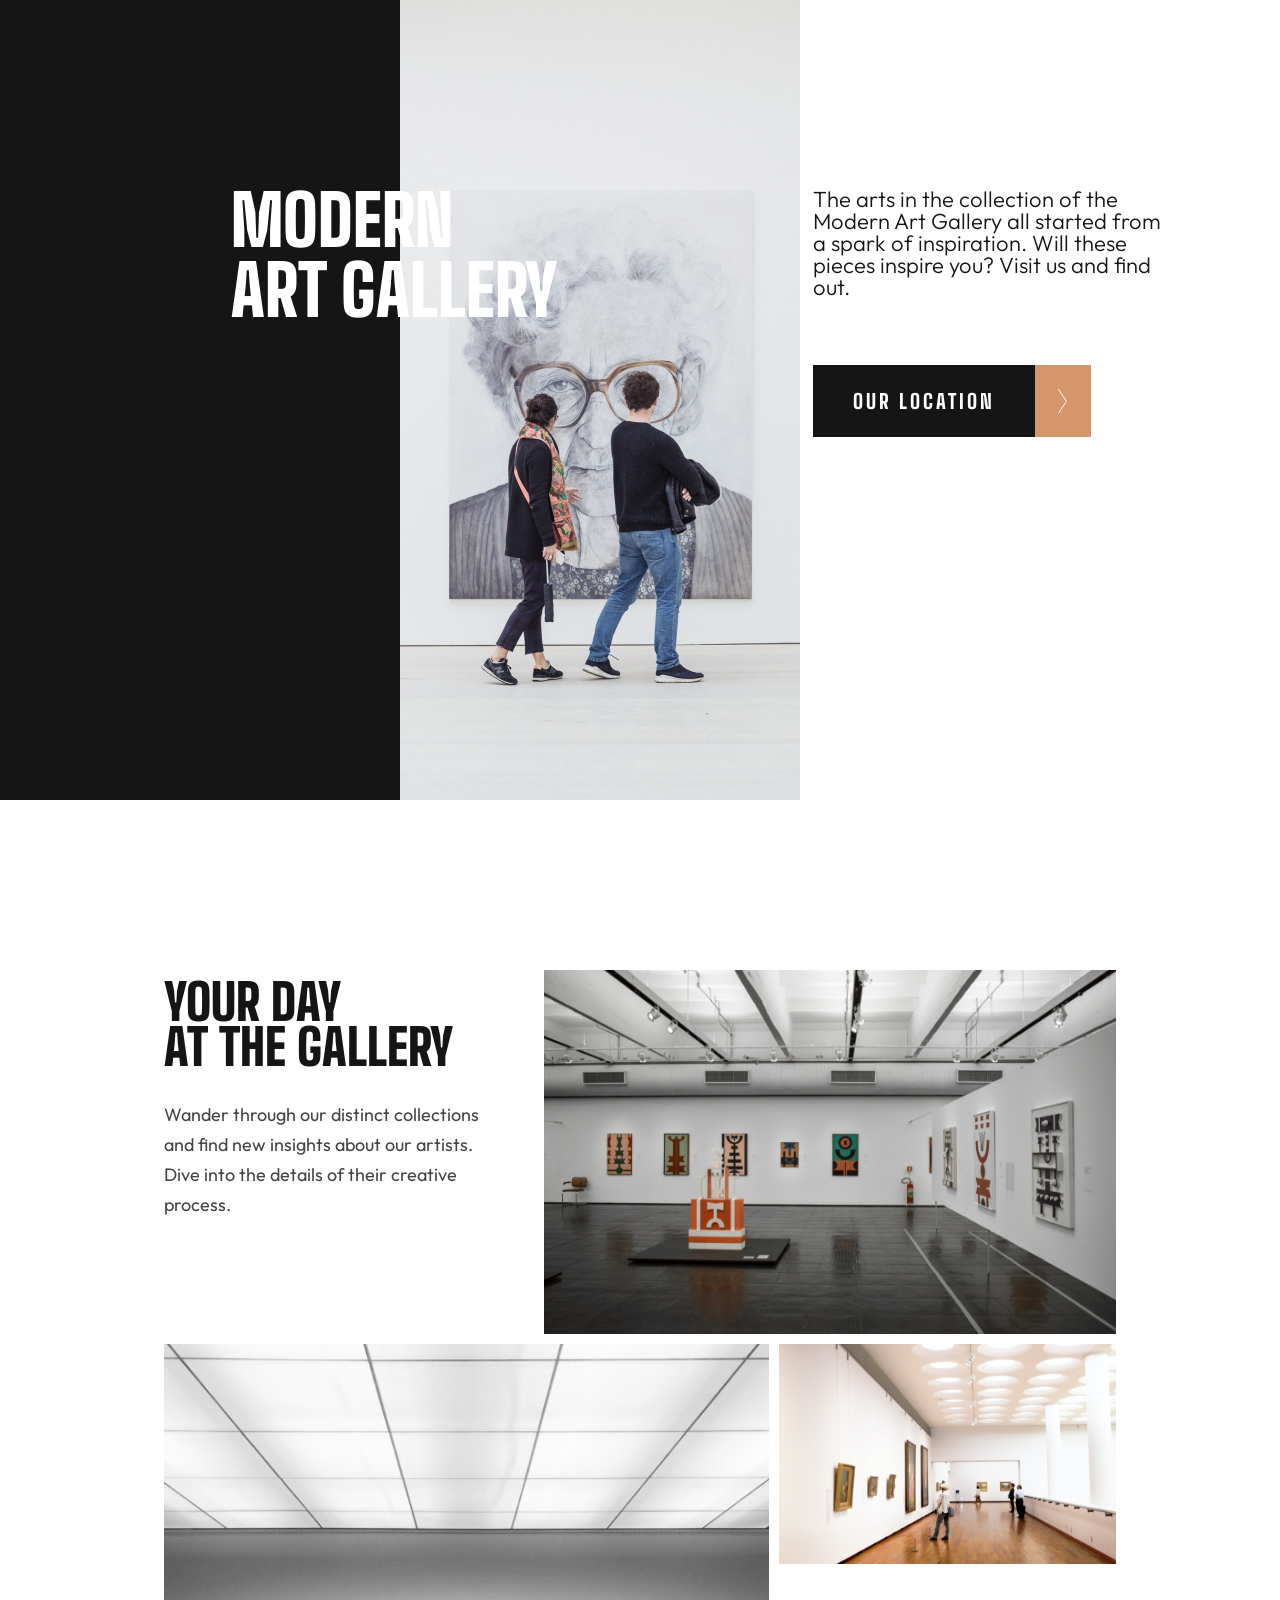
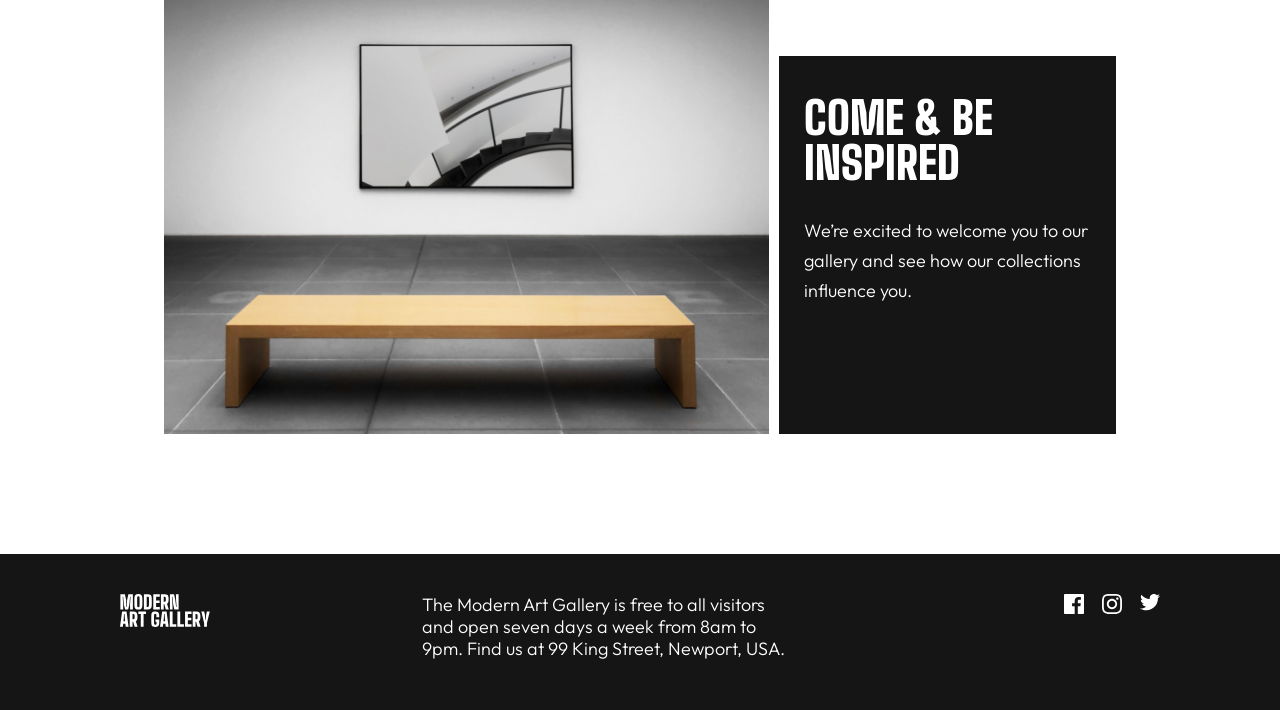
<file: code/index.html>
<!doctype html>
<html class="no-js" lang="">

<head>
  <meta charset="utf-8">
  <meta name="viewport" content="width=device-width, initial-scale=1">
  <title>CSS Proyectos - Modern Art Gallery</title>
  <link rel="stylesheet" href="css/style.css">
  <meta name="description" content="">
  <link rel="preconnect" href="https://fonts.googleapis.com">
  <link rel="preconnect" href="https://fonts.gstatic.com" crossorigin>
  <link href="https://fonts.googleapis.com/css2?family=Plus+Jakarta+Sans:ital,wght@0,200..800;1,200..800&display=swap" rel="stylesheet">
  <link rel="preconnect" href="https://fonts.googleapis.com">
  <link rel="preconnect" href="https://fonts.gstatic.com" crossorigin>
  <link href="https://fonts.googleapis.com/css2?family=Outfit:wght@100..900&display=swap" rel="stylesheet">
  <link href="https://fonts.googleapis.com/css2?family=Big+Shoulders:opsz,wght@10..72,100..900&display=swap" rel="stylesheet">

  <meta property="og:title" content="">
  <meta property="og:type" content="">
  <meta property="og:url" content="">
  <meta property="og:image" content="">

  <link rel="icon" href="/favicon.ico" sizes="any">
  <link rel="icon" href="/icon.svg" type="image/svg+xml">
  <link rel="apple-touch-icon" href="icon.png">

  <link rel="manifest" href="site.webmanifest">
  <meta name="theme-color" content="#fafafa">
</head>

<body>
  <div class="header__img">
    <figure>
      <img src="img/cuadro-abuela.png" alt="Cuadro de una abuela">
    </figure> 
  </div>
  <div class="container_info">
  <header class="header__principal">
    <div class="container">
      <h1 class="header__title">MODERN<br> ART GALLERY</h1>

      <p class="header__description">
        The arts in the collection of the Modern Art Gallery 
        all started from a spark of inspiration. 
        Will these pieces inspire you? Visit us and find out.
      </p>

      <a href="location.html" class="btn-location">
        <span class="btn-location__text">OUR LOCATION</span>
        <span class="btn-location__icon"><img src="img/flecha-btn.svg" alt=""></span>
      </a>

    </div>
  </header>

  <main>
    <div class="hero">
      <div class="container">

        <section class="hero-1">
          <img src="img/galeria-cuadros.png" alt="Galería de cuadros">
        </section>

        <section class="hero-2">
          <h1 class="hero-2__title">YOUR DAY <br> AT THE GALLERY</h1>
          <p class="hero-2__description">
            Wander through our distinct collections and find new insights about our artists. 
            Dive into the details of their creative process.
          </p>
        </section>

        <section class="hero-3">
          <img src="img/cuadro-banco.png" alt="Cuadro y un banco">
        </section>

        <section class="hero-4">
          <img src="img/galeria-con-gente.png" alt="Galería con gente">
        </section>

        <section class="hero-5">
          <h2 class="hero-5__title">COME & BE INSPIRED</h2>
          <p class="hero-5__description">
            We’re excited to welcome you to our gallery and 
            see how our collections influence you.
          </p>
        </section>
      </div>
    </div>


  </main>
  </div>

  <footer class="footer__principal">
    <div class="container">
      <a href="#" class="footer__logo">
        <img src="img/logo-modern-art-gallery.svg" alt="Logotipo de Modern Art Gallery">
      </a>
      <p class="footer__description">
        The Modern Art Gallery is free to all visitors and open 
        seven days a week from 8am to 9pm. 
        Find us at 99 King Street, Newport, USA.
      </p>

      <div class="footer__icon">
        <a href="#"><img src="img/facebook-logo.svg" alt="logo de facebook"></a>
        <a href="#"><img src="img/instagram-logo.svg" alt="logo de instagram"></a>
        <a href="#"><img src="img/twitter-logo.svg" alt="logo de twitter"></a>
      </div>

    </div>
  </footer>

</body>

</html>
</file>
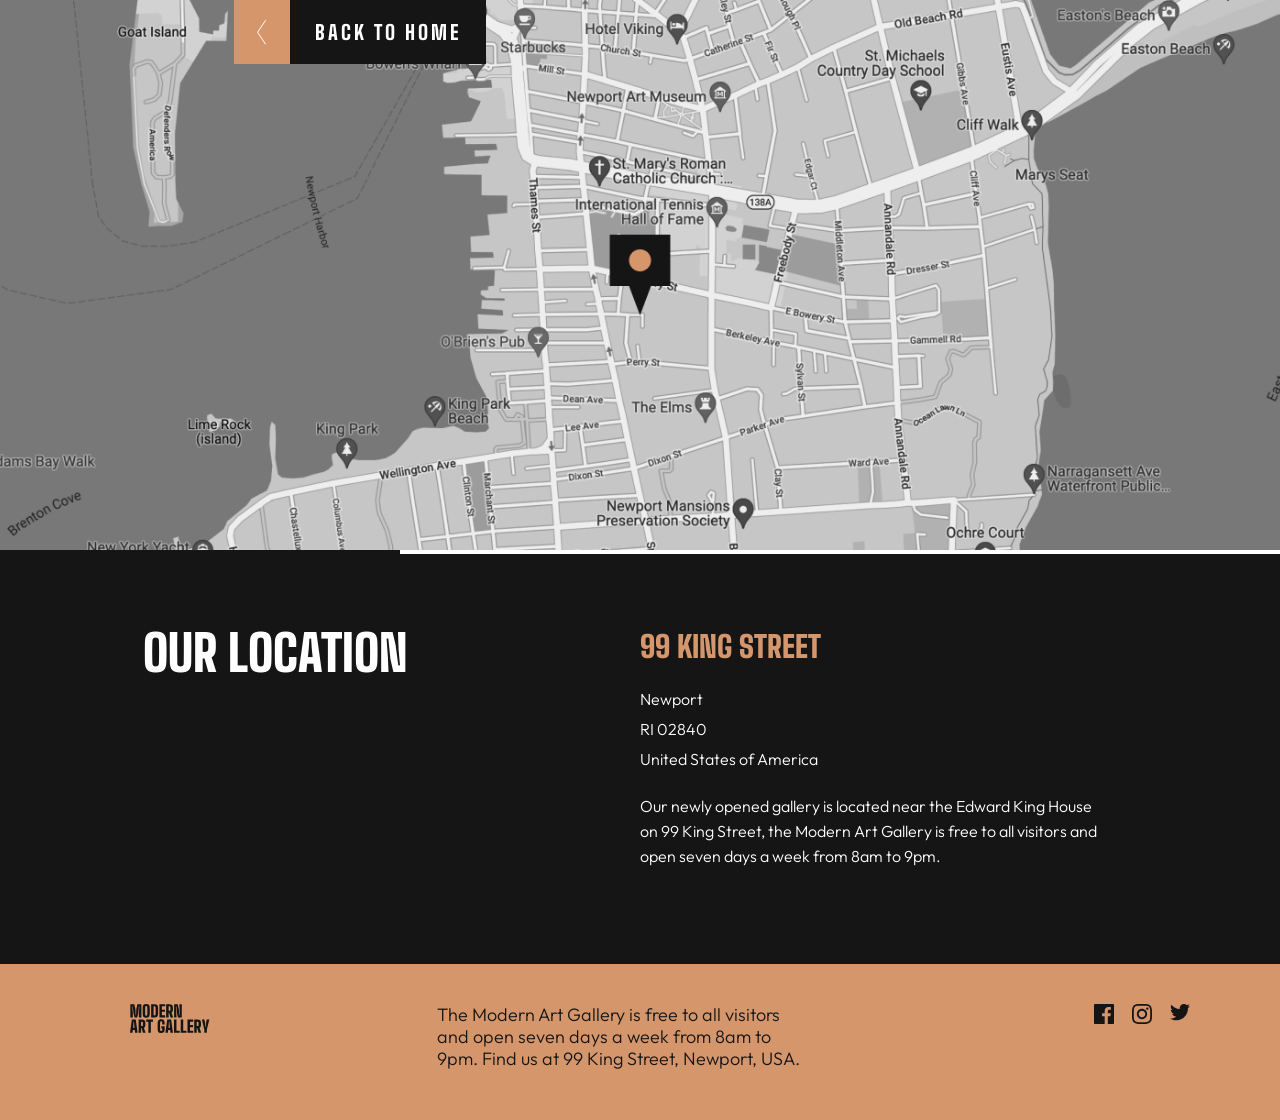
<file: code/location.html>
<!doctype html>
<html class="no-js" lang="">
    
<head>
  <meta charset="utf-8">
  <meta name="viewport" content="width=device-width, initial-scale=1">
  <title>CSS Proyectos - Modern Art Gallery</title>
  <link rel="stylesheet" href="css/style.css">
  <meta name="description" content="">
  <link rel="preconnect" href="https://fonts.googleapis.com">
  <link rel="preconnect" href="https://fonts.gstatic.com" crossorigin>
  <link href="https://fonts.googleapis.com/css2?family=Plus+Jakarta+Sans:ital,wght@0,200..800;1,200..800&display=swap" rel="stylesheet">
  <link rel="preconnect" href="https://fonts.googleapis.com">
  <link rel="preconnect" href="https://fonts.gstatic.com" crossorigin>
  <link href="https://fonts.googleapis.com/css2?family=Outfit:wght@100..900&display=swap" rel="stylesheet">
  <link href="https://fonts.googleapis.com/css2?family=Big+Shoulders:opsz,wght@10..72,100..900&display=swap" rel="stylesheet">
  
  <meta property="og:title" content="">
  <meta property="og:type" content="">
  <meta property="og:url" content="">
  <meta property="og:image" content="">

  <link rel="icon" href="/favicon.ico" sizes="any">
  <link rel="icon" href="/icon.svg" type="image/svg+xml">
  <link rel="apple-touch-icon" href="icon.png">

  <link rel="manifest" href="site.webmanifest">
  <meta name="theme-color" content="#fafafa">
</head>

<body class="location">
  <div class="container-location__info">
    <header class="header-location">
      <div class="container-location">
        <div class="header-location__img">
          <figure>
            <img width="1200px" height="550px" src="img/mapa-location.png" alt="Mapa de la ubicación de la galería">
          </figure>
        </div>

        
        <a href="index.html" class="btn-location-2">
          <span class="btn-location__icon"><img src="img/flecha-button-back-to-home.svg" alt=""></span>
          <span class="btn-location__text">BACK TO HOME</span>
        </a>
        
      </div>
    </header>
    <main>
      <div class="hero-location">
        <div class="container-location">
          <h1 class="hero-location__title">OUR LOCATION</h1>
          <div class="container-location2">
            <h3 class="hero-location__subtitle">99 KING STREET</h3>

            <p class="hero-location__direction">
              Newport<br>
              RI 02840<br>
              United States of America
            </p>

            <p class="hero-location__description">
              Our newly opened gallery is located near the Edward King House 
              on 99 King Street, 
              the Modern Art Gallery is free to all visitors 
              and open seven days a week from 8am to 9pm.
            </p>
          </div>
        </div>
      </div>
    </main>

  </div>
</body>
<footer class="footer-location">
    <div class="container-location">
      <a href="#" class="footer-location__logo">
        <img src="img/logo-modern-art-gallery-black.svg" alt="Logotipo de Modern Art Gallery">
      </a>
      <p class="footer-location__description">
        The Modern Art Gallery is free to all visitors and open 
        seven days a week from 8am to 9pm. 
        Find us at 99 King Street, Newport, USA.
      </p>

      <div class="footer-location__icon">
        <a href="#"><img src="img/facebook-logo-bronce.svg" alt="logo de facebook"></a>
        <a href="#"><img src="img/instagram-logo-bronce.svg" alt="logo de instagram"></a>
        <a href="#"><img src="img/twitter-logo-bronce.svg" alt="logo de twitter"></a>
      </div>

    </div>

</footer>
</html>
</file>
<file: code/css/style.css>
/* Fonts*/
/* Sizes Container */
/* Colors */
* {
  padding: 0;
  margin: 0;
  box-sizing: border-box;
}

body {
  font-family: "Outfit", sans-serif;
}

img {
  max-width: 100%;
}

h1,
h2,
h3,
h4,
h5 {
  font-family: "Big Shoulders", sans-serif;
}

.hero {
  margin-bottom: 120px;
}
@media (min-width: 1200px) {
  .hero {
    padding-top: 70px;
    padding-left: 100px;
    padding-right: 100px;
  }
}
.hero .hero-1 {
  padding-bottom: 10px;
}
.hero .hero-1 img {
  width: 100%;
  height: 335px;
  object-fit: cover;
}
.hero .hero-2 .hero-2__title {
  font-family: "Big Shoulders", sans-serif;
  font-size: 50px;
  font-weight: 900;
  line-height: 45px;
  color: #151515;
  padding-bottom: 30px;
  padding-top: 10px;
}
.hero .hero-2 .hero-2__description {
  font-family: "Outfit", sans-serif;
  font-size: 18px;
  font-weight: 400;
  line-height: 30px;
  color: #444444;
  padding-bottom: 20px;
  padding-right: 50px;
}
.hero .hero-3 {
  padding-bottom: 20px;
}
.hero .hero-3 img {
  width: 100%;
  height: 480px;
  object-fit: cover;
}
.hero .hero-4 {
  padding-bottom: 20px;
}
.hero .hero-4 img {
  width: 100%;
  height: 220px;
  object-fit: cover;
}
.hero .hero-5 {
  background-color: #151515;
}
.hero .hero-5 .hero-5__title {
  font-family: "Big Shoulders", sans-serif;
  font-size: 50px;
  font-weight: 900;
  line-height: 45px;
  color: #FFFFFF;
  padding: 40px 25px 20px 25px;
}
.hero .hero-5 .hero-5__description {
  font-family: "Outfit", sans-serif;
  font-size: 18px;
  font-weight: 300;
  line-height: 30px;
  color: #FFFFFF;
  padding: 10px 25px 50px 25px;
}
@media (min-width: 768px) {
  .hero .container {
    display: grid;
    grid-template-columns: 1.2fr 0.4fr 1fr 1.5fr;
    grid-template-areas: "hero2 hero2 hero1 hero1" "hero3 hero3 hero3 hero4" "hero3 hero3 hero3 hero5";
    gap: 10px;
  }
  .hero .hero-1 {
    grid-area: hero1;
    padding: 0;
  }
  .hero .hero-1 img {
    height: 100%;
  }
  .hero .hero-2 {
    grid-area: hero2;
    padding: 0;
  }
  .hero .hero-3 {
    grid-area: hero3;
    padding: 0;
  }
  .hero .hero-3 img {
    height: 100%;
  }
  .hero .hero-4 {
    grid-area: hero4;
    padding: 0;
  }
  .hero .hero-5 {
    grid-area: hero5;
    padding: 0;
  }
  .hero .hero-5 .hero-5__title {
    font-size: 45px;
  }
}

.hero-location {
  position: relative;
  background-color: #151515;
}
.hero-location .container-location {
  padding: 0 20px 0 20px;
}
.hero-location .hero-location__title {
  font-family: "Big Shoulders", sans-serif;
  font-size: 50px;
  font-weight: 900;
  line-height: 45px;
  color: #FFFFFF;
  padding-bottom: 30px;
  padding-top: 45px;
}
.hero-location .hero-location__subtitle {
  font-family: "Big Shoulders", sans-serif;
  font-size: 30px;
  font-weight: 900;
  line-height: 45px;
  color: #D5966C;
  padding-bottom: 15px;
}
.hero-location .hero-location__direction {
  font-family: "Outfit", sans-serif;
  font-size: 16px;
  font-weight: 300;
  line-height: 30px;
  color: #FFFFFF;
  padding-bottom: 20px;
}
.hero-location .hero-location__description {
  font-family: "Outfit", sans-serif;
  font-size: 16px;
  font-weight: 300;
  line-height: 25px;
  color: #FFFFFF;
  padding-bottom: 50px;
}
@media (min-width: 768px) {
  .hero-location .container-location {
    padding-top: 70px;
    padding-bottom: 45px;
    display: flex;
    gap: 20px;
  }
  .hero-location .container-location .container-location2 {
    width: 55%;
    padding: 0;
  }
  .hero-location .container-location .hero-location__title {
    padding-left: 33px;
    padding-right: 10px;
    padding-top: 7px;
  }
}
@media (min-width: 1200px) {
  .hero-location .container-location {
    padding-top: 70px;
    padding-bottom: 45px;
    display: flex;
    justify-content: space-between;
    gap: 100px;
  }
  .hero-location .container-location .container-location2 {
    width: 50%;
    padding: 0;
    padding-right: 150px;
  }
  .hero-location .container-location .hero-location__title {
    padding-left: 123px;
    padding-right: 100px;
    padding-top: 7px;
  }
}

footer.footer__principal {
  padding-top: 40px;
  padding-bottom: 20px;
  padding-right: 10px;
  padding-left: 10px;
  background-color: #151515;
}
footer.footer__principal .container {
  display: flex;
  flex-direction: column;
  justify-content: center;
  align-items: start;
}
footer.footer__principal .footer__logo {
  width: 100px;
  padding-bottom: 30px;
}
footer.footer__principal .footer__description {
  font-family: "Outfit", sans-serif;
  font-size: 14px;
  font-weight: 300;
  width: 280px;
  line-height: 22px;
  color: #FFFFFF;
  padding-bottom: 30px;
  align-items: center;
}
footer.footer__principal .footer__icon {
  color: #FFFFFF;
  display: flex;
  gap: 18px;
  padding-bottom: 30px;
}
@media (min-width: 768px) {
  footer.footer__principal .container {
    flex-direction: row;
    justify-content: space-between;
  }
  footer.footer__principal .container .footer__logo {
    padding-left: 20px;
  }
  footer.footer__principal .container .footer__description {
    padding-right: 25px;
    margin-right: 30px;
  }
  footer.footer__principal .container .footer__icon {
    padding-right: 20px;
  }
}
@media (min-width: 1200px) {
  footer.footer__principal .container {
    display: flex;
    padding-left: 60px;
    padding-right: 60px;
  }
  footer.footer__principal .container .footer__logo {
    margin-left: 40px;
    padding-left: 10px;
  }
  footer.footer__principal .container .footer__logo a {
    width: 1550px;
  }
  footer.footer__principal .container .footer__description {
    font-size: 18px;
    width: 400px;
  }
  footer.footer__principal .container .footer__icon {
    padding-right: 50px;
  }
}

footer.footer-location {
  padding-top: 40px;
  padding-bottom: 20px;
  padding-right: 10px;
  padding-left: 10px;
  background-color: #D5966C;
}
footer.footer-location .container-location {
  display: flex;
  flex-direction: column;
  justify-content: center;
  align-items: start;
  padding: 0 20px 0 20px;
}
footer.footer-location .footer-location__logo {
  width: 100px;
  padding-bottom: 30px;
}
footer.footer-location .footer-location__description {
  font-family: "Outfit", sans-serif;
  font-size: 14px;
  font-weight: 300;
  width: 280px;
  line-height: 22px;
  color: #151515;
  padding-bottom: 30px;
  align-items: center;
}
footer.footer-location .footer-location__icon {
  color: #FFFFFF;
  display: flex;
  gap: 18px;
  padding-bottom: 30px;
}
@media (min-width: 768px) {
  footer.footer-location .container-location {
    flex-direction: row;
    justify-content: space-between;
  }
  footer.footer-location .container-location .footer-location__logo {
    padding-left: 20px;
  }
  footer.footer-location .container-location .footer-location__description {
    padding-right: 25px;
    margin-right: 30px;
  }
  footer.footer-location .container-location .footer-location__icon {
    padding-right: 20px;
  }
}
@media (min-width: 1200px) {
  footer.footer-location .container-location {
    display: flex;
    padding-left: 60px;
    padding-right: 60px;
  }
  footer.footer-location .container-location .footer-location__logo {
    margin-left: 40px;
    padding-left: 20px;
  }
  footer.footer-location .container-location .footer-location__logo a {
    width: 1550px;
  }
  footer.footer-location .container-location .footer-location__description {
    font-size: 18px;
    width: 400px;
  }
  footer.footer-location .container-location .footer-location__icon {
    padding-right: 20px;
  }
}

header.header__principal {
  padding-bottom: 100px;
  position: relative;
}
header.header__principal .container {
  display: flex;
  flex-direction: column;
  position: relative;
}
@media (min-width: 1200px) {
  header.header__principal .container {
    margin-left: 100px;
    padding-left: 150px;
  }
}
header.header__principal .header__title {
  font-family: "Big Shoulders", sans-serif;
  font-size: 60px;
  font-weight: 900;
  line-height: 50px;
  color: #151515;
  padding-bottom: 30px;
  padding-top: 10px;
}
@media (min-width: 1200px) {
  header.header__principal .header__title {
    color: #FFFFFF;
    font-size: 96px;
    position: absolute;
    top: -55px;
    left: -432px;
  }
}
header.header__principal .header__description {
  font-family: "Outfit", sans-serif;
  font-size: 14px;
  font-weight: 400;
  line-height: 22px;
  color: #151515;
  padding-bottom: 20px;
}
@media (min-width: 1200px) {
  header.header__principal .header__description {
    position: absolute;
    top: -42px;
    width: 350px;
    font-size: 22px;
    font-weight: 300;
    padding-bottom: 50px;
  }
}
header.header__principal .btn-location {
  display: inline-flex;
  text-decoration: none;
  font-family: "Big Shoulders", sans-serif;
}
@media (min-width: 1200px) {
  header.header__principal .btn-location {
    position: absolute;
    top: 135px;
  }
}
header.header__principal .btn-location__text {
  background-color: #151515;
  color: white;
  padding: 24px 40px;
  font-family: "Big Shoulders", sans-serif;
  font-size: 20px;
  font-weight: 800;
  letter-spacing: 3px;
  text-transform: uppercase;
  display: flex;
  align-items: center;
}
header.header__principal .btn-location__text:hover {
  background-color: #D5966C;
}
header.header__principal .btn-location__icon {
  width: 56px;
  background-color: #D5966C;
  display: flex;
  justify-content: center;
  align-items: center;
}
header.header__principal .btn-location__icon:hover {
  background-color: #151515;
}
header.header__principal .btn-location__icon img {
  width: 10px;
}
@media (min-width: 768px) {
  header.header__principal .container {
    position: absolute;
    top: -570%;
    right: -2%;
    width: 50%;
  }
  header.header__principal .header__title {
    font-size: 70px;
    line-height: 70px;
  }
}

header.header-location {
  position: relative;
  margin: 0;
  padding: 0%;
}
header.header-location .header-location__img {
  display: block;
  overflow: hidden;
}
header.header-location .header-location__img figure {
  margin: 0;
}
header.header-location .header-location__img img {
  width: 100%;
  height: 550px;
  object-fit: cover;
  object-position: center;
  margin-bottom: 0px;
  position: relative;
}
header.header-location .btn-location-2 {
  display: inline-flex;
  text-decoration: none;
  font-family: "Big Shoulders", sans-serif;
  position: absolute;
  top: 0;
}
@media (min-width: 768px) {
  header.header-location .btn-location-2 {
    top: 0;
    right: 62%;
  }
}
header.header-location .btn-location__text {
  background-color: #151515;
  color: white;
  padding: 20px 25px;
  font-family: "Big Shoulders", sans-serif;
  font-size: 20px;
  font-weight: 800;
  letter-spacing: 3px;
  text-transform: uppercase;
  display: flex;
  align-items: center;
}
header.header-location .btn-location__text:hover {
  background-color: #D5966C;
}
header.header-location .btn-location__icon {
  width: 56px;
  background-color: #D5966C;
  display: flex;
  justify-content: center;
  align-items: center;
}
header.header-location .btn-location__icon:hover {
  background-color: #151515;
}
header.header-location .btn-location__icon img {
  width: 10px;
}

.container_info {
  padding-left: 16px;
  padding-right: 16px;
  max-width: 1200px;
  margin-left: auto;
  margin-right: auto;
}
@media (min-width: 1024px) {
  .container_info {
    padding-left: 24px;
    padding-right: 24px;
  }
}
@media (min-width: 768px) {
  .container_info {
    padding-left: 24px;
    padding-right: 24px;
  }
}

body {
  padding: 0px;
  position: relative;
  width: 100%;
}
body .header__img figure {
  margin: 0;
  width: 100%;
  height: 260px;
  overflow: hidden;
}
body .header__img figure img {
  width: 100%;
  height: 100%;
  object-fit: cover;
}
@media (min-width: 768px) {
  body .header__img figure {
    margin: 0;
    width: 60%;
    height: 700px;
    overflow: hidden;
  }
}
@media (min-width: 1200px) {
  body .header__img figure {
    margin-left: 400px;
    width: 400px;
    height: 800px;
  }
}
@media (min-width: 1200px) {
  body::before {
    content: "";
    position: absolute;
    width: 400px;
    height: 800px;
    background-color: #151515;
    z-index: 0;
    background-position: top left;
  }
}

html * {
  font-family: "Outfit", sans-serif;
}

body {
  overflow-x: hidden;
}

/*# sourceMappingURL=style.css.map */
</file>
